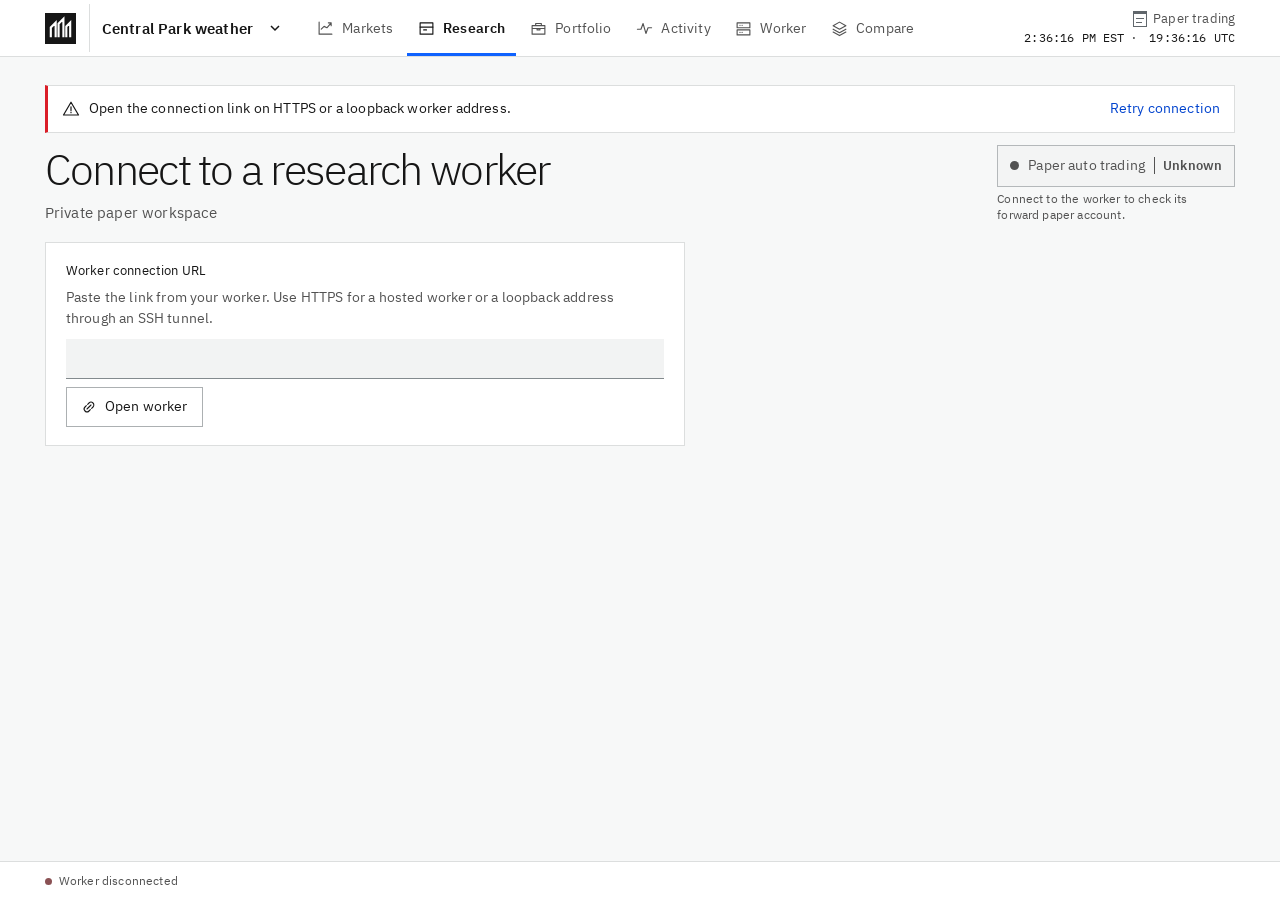
<file: ui/index.html>
<!doctype html>
<html lang="en" data-type="software">
<head>
  <meta charset="utf-8">
  <meta name="viewport" content="width=device-width, initial-scale=1">
  <meta name="description" content="Track private Bitcoin and Central Park weather paper trials in Prediction Market Bot.">
  <meta name="robots" content="noindex,nofollow">
  <meta name="referrer" content="no-referrer">
  <meta name="theme-color" content="#ffffff">
  <title>Research inbox · Prediction Market Bot</title>
  <link rel="icon" href="./mark.svg" type="image/svg+xml">
  <link rel="stylesheet" href="./styles.css">
  <script type="module" src="./app.js"></script>
</head>
<body>
  <a class="skip" href="#main">Skip to workspace</a>
  <header class="topbar">
    <div class="top-inner">
      <div class="brand">
        <img src="./mark.svg" alt="Prediction Market Bot" width="32" height="32">
        <label class="workspace-picker"><span class="sr-only">Trading workspace</span>
          <select id="strategy-desk">
            <option value="weather">Central Park weather</option>
            <option value="bitcoin">Bitcoin</option>
            <option value="options">Options · Coming soon</option>
          </select>
          <svg width="16" height="16" viewBox="0 0 16 16" aria-hidden="true"><path d="m4 6 4 4 4-4" fill="none" stroke="currentColor" stroke-width="1.5"/></svg>
        </label>
      </div>
      <nav id="navigation" aria-label="Workspace"></nav>
      <div class="paper-label">
        <span class="paper-mode-label"><span class="paper-icon" aria-hidden="true"></span>Paper trading</span>
        <div class="desk-clocks" aria-live="off">
          <time id="desk-clock" title="Display time zone · change in Worker settings"></time>
          <span id="utc-companion"><span class="clock-divider" aria-hidden="true"> · </span><time id="utc-clock" title="Coordinated Universal Time"></time></span>
        </div>
      </div>
    </div>
  </header>
  <main id="main" class="workspace" tabindex="-1">
    <div id="notices"></div>
    <div id="workspace"><h1>Research inbox</h1><p>Connecting to the research worker…</p></div>
    <noscript><p>Enable JavaScript to read the worker’s research and paper ledger.</p></noscript>
  </main>
  <footer id="statusbar" class="statusbar"></footer>
  <div id="announcement" role="status" class="sr-only"></div>
</body>
</html>
</file>
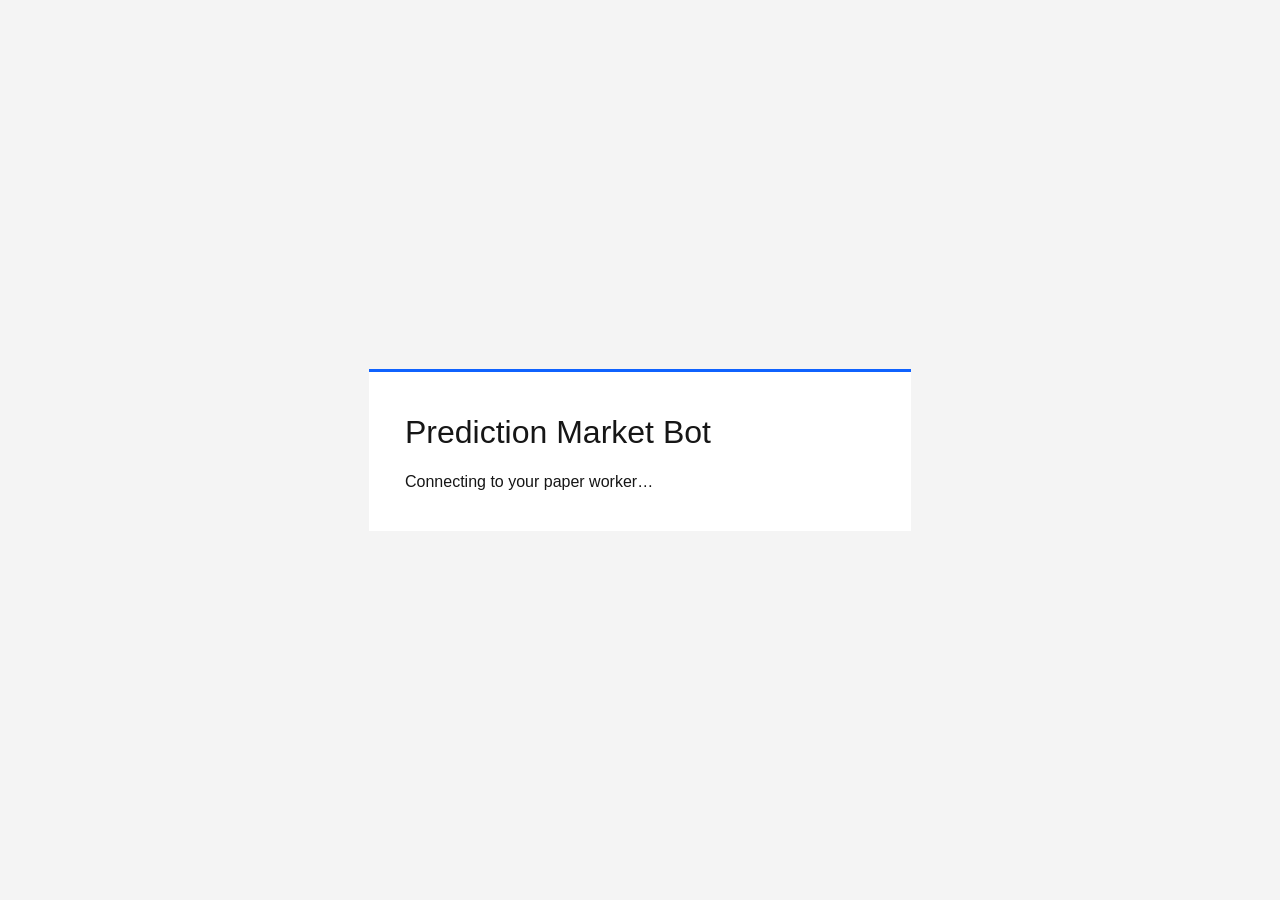
<file: desktop/bootstrap/index.html>
<!doctype html>
<html lang="en"><meta charset="utf-8"><meta name="viewport" content="width=device-width"><title>Prediction Market Bot</title>
<style>body{font:16px/1.55 -apple-system,BlinkMacSystemFont,"Segoe UI",sans-serif;color:#161616;background:#f4f4f4;margin:0;min-height:100vh;display:grid;place-content:center}main{background:white;padding:36px;width:min(470px,75vw);border-top:3px solid #0f62fe}h1{font-weight:400;margin:0 0 12px}p{margin:0;overflow-wrap:anywhere}</style>
<main><h1>Prediction Market Bot</h1><p id="status" role="status">Connecting to your paper worker…</p></main></html>
</file>
<file: ui/styles.css>
@import url("./market-chart.css");
@import url("./bitcoin.css");
@import url("./workspace.css");
@import url("./portfolio-chart.css");
@font-face{font-family:Plex;src:url("./fonts/IBMPlexSans-Regular-Latin1.woff2") format("woff2");font-weight:400;font-style:normal;font-display:swap}
@font-face{font-family:Plex;src:url("./fonts/IBMPlexSans-Light-Latin1.woff2") format("woff2");font-weight:300;font-style:normal;font-display:swap}
@font-face{font-family:Plex;src:url("./fonts/IBMPlexSans-SemiBold-Latin1.woff2") format("woff2");font-weight:600 700;font-style:normal;font-display:swap}
@font-face{font-family:"Plex Mono";src:url("./fonts/IBMPlexMono-Regular-Latin1.woff2") format("woff2");font-weight:400;font-style:normal;font-display:swap}
:root{
  color-scheme:light;--ink:#161616;--muted:#525252;--subtle:#62666a;--line:#dcdede;--soft:#f3f4f4;
  --ground:#f7f8f8;--blue:#0f62fe;--blue-deep:#0043ce;--blue-pale:#edf4ff;
  --green:#176237;--red:#a2191f;--amber:#765300;--mono:"Plex Mono","SFMono-Regular",Consolas,monospace;
  --edge:clamp(20px,3.5vw,56px);--wrap:1584px;
}
*{box-sizing:border-box}
html,body{margin:0;min-width:0;min-height:100%}
body{font:400 1rem/1.5 Plex,"Helvetica Neue",Arial,sans-serif;letter-spacing:.16px;color:var(--ink);background:var(--ground);display:flex;flex-direction:column;min-height:100vh;min-height:100dvh}
button,input,select{font:inherit;color:inherit;letter-spacing:inherit;border-radius:0}
button,select,input[type=checkbox],summary{cursor:pointer}
button{border:0;background:transparent}
button:disabled,input:disabled{cursor:default}
a{color:var(--blue-deep);text-underline-offset:3px;overflow-wrap:anywhere}
a:hover{color:#002d9c}
button:focus-visible,a:focus-visible,input:focus-visible,select:focus-visible,summary:focus-visible,[tabindex]:focus-visible{outline:2px solid var(--blue);outline-offset:2px}
h1:focus,h2:focus,main:focus{outline:none}
h1,h2,h3,h4,p,ol,ul,dl,dd{margin:0}
h1,h2,h3,h4{font-weight:400;letter-spacing:0}
b,strong{font-weight:600}
table{border-collapse:collapse;width:100%}
table th{font-weight:600;text-align:left}
.numeric,.series-code,.eyeline,.source-id,.time-cell,.instrument-id>span:last-child,.mini-log time,.footer-heartbeat time,.plot-axis{font-family:var(--mono);font-variant-numeric:tabular-nums;letter-spacing:-.025em}
.numeric{font-weight:400}
.icon{display:inline-block;vertical-align:middle;flex:none}
.sr-only{position:absolute!important;overflow:hidden;width:1px;height:1px;padding:0;margin:-1px;border:0;clip:rect(0,0,0,0);white-space:nowrap}
.skip{position:absolute;z-index:10;top:-8rem;left:var(--edge);padding:12px 18px;background:#fff;color:var(--blue-deep)}
.skip:focus{top:8px}
.topbar{background:#fff;border-bottom:1px solid var(--line)}
.top-inner,.status-inner{max-width:var(--wrap);margin:auto;padding:0 var(--edge);display:flex;align-items:center}
.top-inner{min-height:64px;gap:clamp(20px,4vw,68px)}
.brand{display:flex;align-items:center;flex:none;gap:10px;white-space:nowrap}
.brand img{width:31px;height:31px;display:block}
.brand-initials{font-weight:600;font-size:1.2rem;line-height:1;letter-spacing:-.055em}
.brand-name{border-left:1px solid #c9cbcb;margin-left:3px;padding-left:13px;font-size:.875rem;line-height:22px;letter-spacing:0}
#navigation{display:flex;height:64px;align-self:stretch;align-items:stretch;gap:3px}
#navigation button{padding:0 clamp(12px,1.35vw,22px);color:var(--muted);display:flex;align-items:center;justify-content:center;gap:8px;position:relative;font-size:.9rem}
#navigation button:hover,.detail-tabs button:hover{background:var(--soft);color:var(--ink)}
#navigation button[aria-current]{color:var(--ink);font-weight:600}
#navigation button[aria-current]::after,.detail-tabs button[aria-selected=true]::after{position:absolute;content:"";height:3px;background:var(--blue);bottom:0;left:0;right:0}
.paper-label{display:flex;gap:8px;align-items:center;margin-left:auto;white-space:nowrap;color:var(--muted);font-size:.8125rem}
.paper-icon{position:relative;width:14px;height:16px;border:1px solid #61676c;border-top:3px solid #61676c}
.paper-icon::before,.paper-icon::after{content:"";position:absolute;height:1px;background:#61676c;left:2px;right:2px;top:4px}
.paper-icon::after{top:8px;right:4px}
.workspace{width:100%;max-width:var(--wrap);margin:0 auto;padding:clamp(24px,3.1vw,48px) var(--edge) 36px;flex:1;min-width:0}
.page-head{display:flex;justify-content:space-between;align-items:center;gap:24px;margin-bottom:24px}
h1{font-size:clamp(2.25rem,3.35vw,3.6rem);font-weight:300;line-height:1.12;letter-spacing:-.04em}
.page-head p{color:var(--muted);font-size:.9375rem;margin-top:9px}
.context-divider{color:#858b8d;padding:0 5px}
.series-code{font-size:.81em;color:#444a4e}
.actions,.settings-actions{display:flex;flex-wrap:wrap;align-items:center;gap:8px}
.btn{display:inline-flex;align-items:center;justify-content:center;gap:8px;min-height:40px;padding:8px 14px;line-height:1.35;font-size:.875rem;white-space:normal;text-align:center;transition:background-color .13s,color .13s,border-color .13s}
.btn.secondary{background:#fff;border:1px solid #acb0b2}
.btn.secondary:hover{border-color:#6d7376;background:#f0f1f1}
.btn.primary{background:var(--blue);color:white;border:1px solid var(--blue)}
.btn.primary:hover{background:#0050e6;border-color:#0050e6}
.btn:active:not(:disabled){filter:brightness(.94)}
.btn:disabled{border-color:var(--line);color:#74797c;background:#e9eaea}
.btn.inline{padding:2px 0;min-height:28px;background:none;color:var(--blue-deep);text-align:left}
.btn.inline:hover{text-decoration:underline;text-underline-offset:3px}
.feed-band{min-height:42px;margin-bottom:20px;display:flex;gap:18px;align-items:center;justify-content:space-between;border-top:1px solid var(--line);border-bottom:1px solid var(--line);font-size:.8125rem;color:var(--muted)}
.feed-band>div{display:flex;align-items:center;gap:8px;min-width:0}
.feed-band strong{font-weight:600;color:var(--ink)}
.feed-dot{width:8px;height:8px;flex:none;background:#525b62}
.feed-dot.forward{background:var(--green);border-radius:50%}
.feed-sep{width:1px;height:12px;background:#c6c8c8;margin:0 2px}
.feed-band time{font-variant-numeric:tabular-nums}
.panel{background:white;border:1px solid var(--line);min-width:0}
.panel-head{display:flex;align-items:center;justify-content:space-between;flex-wrap:wrap;gap:8px 14px;padding:16px 20px;border-bottom:1px solid var(--line);min-height:60px}
h2{font-size:1.25rem;line-height:1.3;letter-spacing:-.025em}
h3{font-size:1.0625rem;line-height:1.4;letter-spacing:-.01em;font-weight:600}
h4{font-size:.96875rem;line-height:1.4}
.counter{display:inline-flex;align-items:center;justify-content:center;padding:1px 6px;min-width:22px;margin-left:5px;font:400 .75rem/1.4 var(--mono);letter-spacing:0;color:var(--muted);background:var(--soft);vertical-align:middle}
.filter{display:inline-flex;align-items:center;color:var(--muted);gap:4px;font-size:.8125rem;max-width:100%}
.filter select{border:0;background-color:transparent;color:var(--muted);min-height:28px;max-width:100%}
.inbox-grid{display:grid;grid-template-columns:minmax(0,.86fr) minmax(0,1.14fr);gap:20px;align-items:start}
.inbox-left,.page-panels{display:grid;align-content:start;gap:20px;min-width:0}
.contracts{table-layout:fixed;font-size:.875rem}
.contracts .num-col{text-align:right;width:30%;padding-right:10px}
.contracts .decision-col{width:24%;text-align:right}
.contracts th,.data-table thead th{background:#f2f3f3;color:#52575a;font-weight:400;font-size:.7625rem;line-height:1.3;padding:10px 12px;border-bottom:1px solid var(--line)}
.contracts th:first-child,.contracts td:first-child{padding-left:20px}
.contracts th:last-child,.contracts td:last-child{padding-right:20px}
.contracts td{padding:14px 9px;vertical-align:middle;border-bottom:1px solid #e8e9e9}
.contracts tbody tr:last-child td{border-bottom:0}
.contract-row{cursor:pointer;transition:background-color .12s}
.contract-row:hover{background:#f5f6f6}
.contract-row.selected{background:var(--blue-pale)}
.contract-row.selected td:first-child{box-shadow:inset 3px 0 0 var(--blue)}
.contract-link{display:inline-block;min-width:0;max-width:100%;text-align:left;padding:0;line-height:1.35}
.contract-name{font-size:1rem;font-weight:600;letter-spacing:-.01em;overflow-wrap:anywhere}
.contract-link:hover .contract-name{text-decoration:underline;text-underline-offset:3px}
.row-meta{color:var(--subtle);font-size:.735rem;line-height:1.45;margin-top:4px;overflow-wrap:anywhere}
.row-meta time{font-variant-numeric:tabular-nums}
.decision-badge{display:inline-flex;align-items:center;gap:6px;max-width:100%;padding:3px 7px;min-height:23px;font-weight:400;font-size:.76rem;white-space:nowrap;line-height:1.35;color:#42474a;background:#eceeee}
.decision-badge i{width:6px;height:6px;flex:none;background:currentColor}
.decision-badge.buy{background:#daf4e2;color:#176237}
.decision-badge.buy i{transform:rotate(45deg)}
.decision-badge.watch{background:#fff0c2;color:#735300}
.decision-badge.watch i{border-radius:50%}
.decision-badge.pass i{height:2px}
.decision-badge.held{background:#e3edff;color:#25416c}
.decision-badge.settled{background:#e8ebeb;color:#475557}
.decision-badge.settled i{transform:rotate(45deg);background:transparent;border:1px solid currentColor}
.mini-log,.timeline{list-style:none;padding:0}
.mini-log li{display:grid;grid-template-columns:24px minmax(0,1fr) auto;gap:10px;align-items:start;padding:13px 20px;border-bottom:1px solid #ededed}
.mini-log li:last-child{border:0}
.log-glyph{display:grid;place-content:center;width:24px;height:24px;color:#555e63;background:var(--soft);margin-top:1px}
.mini-log b{font-size:.85rem}
.mini-log p{font-size:.8125rem;line-height:1.45;color:var(--muted);overflow-wrap:anywhere}
.mini-log time{font-size:.7rem;color:var(--subtle);padding-top:3px}
.detail-head{padding:24px 24px 20px}
.instrument-id{display:flex;align-items:center;gap:8px;color:var(--muted);font-size:.74rem;line-height:1.4;overflow-wrap:anywhere}
.instrument-glyph{display:grid;place-items:center;width:25px;height:25px;background:#f0f1f1;color:#41494e}
#contract-title{font-size:clamp(1.45rem,2.08vw,2.1rem);font-weight:400;line-height:1.17;letter-spacing:-.04em;margin:10px 0 9px;overflow-wrap:anywhere;text-wrap:pretty}
.instrument-meta{display:flex;align-items:center;flex-wrap:wrap;gap:4px 0;color:var(--muted);font-size:.8125rem}
.instrument-meta span{display:inline-flex;align-items:center;gap:4px}
.instrument-meta span+span::before{content:"·";margin:0 5px;color:#757b7e}
.detail-tabs{display:flex;align-items:stretch;gap:2px;border-top:1px solid #e9eaea;border-bottom:1px solid var(--line);padding:0 14px;min-width:0}
.detail-tabs button{font-size:.875rem;padding:12px 11px;min-height:42px;color:var(--muted);position:relative;white-space:nowrap}
.detail-tabs button[aria-selected=true]{color:var(--ink);font-weight:600}
.detail-tabs button span{font:400 .7rem var(--mono);padding-left:2px;color:var(--subtle)}
.detail-content{padding:20px 24px 16px;min-width:0}
.section-line{display:flex;align-items:center;justify-content:space-between;flex-wrap:wrap;gap:5px 12px}
.section-line>span,.small-note,.secondary-copy,.compact-empty{color:var(--muted);font-size:.8125rem;line-height:1.5}
.section-line>.decision-badge{font-size:.76rem}
.verdict h3{font-weight:600}
.verdict p,.rule-text{font-size:.928rem;line-height:1.5;color:#373b3e;margin-top:8px;overflow-wrap:anywhere;white-space:pre-line}
.metrics-strip,.account-strip{display:grid;grid-template-columns:repeat(3,minmax(0,1fr));margin:18px 0 20px;padding:14px 0;border-block:1px solid var(--line);font-variant-numeric:tabular-nums}
.metrics-strip>div,.account-strip>div{min-width:0;padding:0 14px;border-right:1px solid var(--line)}
.metrics-strip>div:first-child,.account-strip>div:first-child{padding-left:0}
.metrics-strip>div:last-child,.account-strip>div:last-child{border-right:0}
.metrics-strip dt,.account-strip dt,.field-list dt,.budget-line dt,.source-dates dt{color:var(--muted);font-size:.7875rem}
.metrics-strip dd,.account-strip dd{font-size:clamp(1.3rem,2vw,1.9rem);line-height:1.2;font-weight:400;letter-spacing:-.045em;margin-top:5px;overflow-wrap:anywhere}
.positive{color:var(--green)}
.negative{color:var(--red)}
.forecast-block{padding-bottom:14px}
.range-label{font-variant-numeric:tabular-nums}
.plot{margin-top:12px}
.plot-row,.plot-axis{display:grid;grid-template-columns:minmax(104px,1.05fr) minmax(40px,2.65fr) minmax(41px,.46fr);gap:10px;align-items:center}
.plot-row{min-height:28px}
.plot-name{font-size:.825rem;color:#404649}
.plot-value{text-align:right;font-size:.84rem}
.plot-track{overflow:visible;display:block}
.plot-grid{stroke:#e1e3e3;stroke-width:1}
.plot-fill{stroke:#666f74;stroke-width:5;stroke-linecap:butt}
.plot-point{fill:#4f585d}
.model .plot-fill,.model .cap{stroke:var(--blue)}
.model .plot-point{fill:var(--blue)}
.model .range{stroke:#a6c8ff;stroke-width:9}
.model .cap{stroke-width:1}
.climate .plot-fill{stroke:#b3b8ba}
.climate .plot-point{fill:#737b7e}
.plot-axis>div{display:flex;justify-content:space-between;position:relative}
.plot-axis>div span{width:0;display:flex;justify-content:center;white-space:nowrap}
.plot-axis{font-size:.625rem;color:#63696c;line-height:1.5;margin-top:2px}
.evidence-action{justify-content:flex-start;margin:6px 0 16px}
.evidence-action>span{font-size:.76rem}
.details-content h4{font-weight:600}
details{border-top:1px solid var(--line);margin-top:12px}
summary{padding:11px 1px 0;font-size:.875rem;color:var(--muted)}
summary:hover{color:var(--ink)}
details .field-list{margin-top:10px}
.field-list{font-size:.86rem}
.field-list>div{display:grid;grid-template-columns:minmax(110px,1fr) minmax(0,1.4fr);align-items:baseline;gap:5px 12px;padding:8px 0;border-bottom:1px solid #eceeee}
.field-list>div:last-child{border-bottom:none}
.field-list dd{color:#25282a;font-variant-numeric:tabular-nums;overflow-wrap:anywhere}
.field-list .field-note{grid-column:2;color:var(--muted);font-size:.77rem}
.timeline{margin:17px 0 24px}
.timeline li{position:relative;padding:0 0 19px 19px;border-left:1px solid #c6caca;margin-left:4px}
.timeline li:last-child{border-left-color:transparent;padding-bottom:0}
.timeline li>i{position:absolute;top:3px;left:-4.5px;width:8px;height:8px;background:white;border:2px solid #536166}
.timeline .eyeline{font-size:.72rem;color:var(--muted);display:flex;align-items:center;flex-wrap:wrap;gap:8px}
.timeline h4{font-weight:600;margin-top:4px}
.timeline h4 a,.analyst-note a{display:inline-flex;align-items:center;flex-wrap:wrap;gap:5px}
.timeline p,.analyst-note p,.settings-body>p,.connection-form>p{font-size:.875rem;color:var(--muted);line-height:1.5;overflow-wrap:anywhere}
.timeline p,.analyst-note p{margin-top:4px;white-space:pre-line}
.source-dates{display:flex;flex-wrap:wrap;gap:6px 14px;margin-top:8px}
.source-dates>div{min-width:0}
.source-dates dt{font-size:.68rem}
.source-dates dd{font-size:.72rem;overflow-wrap:anywhere}
.timeline .source-id{font-size:.69rem}
.warning-label{background:#fff0c2;color:#664700;padding:2px 5px;font:400 .75rem Plex,sans-serif}
.analyst-heading{border-top:1px solid var(--line);padding-top:16px;margin-bottom:8px}
.analyst-note{padding:12px 0;border-top:1px solid var(--line);margin-top:12px;font-size:.875rem}
.analyst-note time{font-size:.75rem;color:var(--muted)}
.analyst-note ul{padding-left:20px;margin-top:6px}
.book-grid,.two-panels,.worker-grid{display:grid;grid-template-columns:repeat(2,minmax(0,1fr));gap:20px;align-items:start}
.book-grid{gap:12px;margin:14px 0}
.book-grid section{border:1px solid var(--line)}
.book-grid h4{font-size:.85rem;padding:8px 12px;font-weight:600}
.book-grid .data-table{min-width:0}
.rule-text{margin:12px 0 16px}
.back-list{display:none}
.statusbar{border-top:1px solid var(--line);background:#fff;color:var(--muted);font-size:.75rem}
.status-inner{min-height:38px;gap:12px;flex-wrap:wrap}
.connection-status,.health-status{display:inline-flex;align-items:center;gap:7px}
.state-symbol{display:inline-block;width:7px;height:7px;flex:none;border-radius:50%;background:#777}
.state-symbol.connected{background:#19834a}
.state-symbol.late{background:#966300}
.state-symbol.offline{background:#8a5154}
.footer-mode{padding-left:12px;border-left:1px solid var(--line)}
.footer-heartbeat{margin-left:auto}
.footer-heartbeat time{font-size:.71rem;margin-left:4px}
.empty{padding:26px 20px 30px;color:var(--muted)}
.empty>.icon{color:#636d72;margin-bottom:6px}
.empty-title{font-size:1rem;color:var(--ink);font-weight:600;margin-bottom:3px}
.empty>p:last-child{font-size:.875rem;max-width:56ch}
.compact-empty{padding:14px 20px}
.notice,.inline-alert{display:flex;align-items:center;gap:9px;font-size:.875rem;padding:9px 14px;margin-bottom:12px;border:1px solid var(--line);background:white}
.notice>span{flex:1}
.notice.error{border-left:3px solid #da1e28}
.notice.warn,.inline-alert{border-left:3px solid #b27a00}
.notice.success{border-left:3px solid #248341}
.panel-body{padding:18px 20px}
.account-strip{grid-template-columns:repeat(4,minmax(0,1fr));background:#fff;padding:20px 24px;border:1px solid var(--line);margin:0 0 20px}
.account-strip dd{font-size:clamp(1.5rem,2.6vw,2.5rem);font-weight:300}
.data-table{font-size:.875rem;line-height:1.4}
.data-table th,.data-table td{padding:10px 14px;vertical-align:top;overflow-wrap:anywhere}
.data-table tbody th{font-weight:400}
.data-table tbody tr+tr{border-top:1px solid #e8eaea}
.data-table tr:last-child td{border-bottom:0}
.data-table .btn.inline{font-weight:600}
.data-table .align-right{text-align:right}
.data-table .time-cell{font-size:.75rem;white-space:nowrap}
.table-scroll{width:100%;overflow-x:auto}
.worker-grid{grid-template-columns:minmax(0,.85fr) minmax(0,1.15fr)}
.health-status{font-weight:600;margin:0 0 12px;font-size:.925rem}
.source-summary,.source-heading{font-size:.825rem;color:var(--muted);margin-top:10px}
.mode-choices{display:grid;grid-template-columns:repeat(2,minmax(0,1fr));gap:8px}
.mode-choice{display:flex;align-items:flex-start;gap:9px;border:1px solid var(--line);padding:12px;text-align:left;line-height:1.4}
.mode-choice[aria-pressed=true]{border-color:#6a8cc6;background:#f1f6ff}
.mode-choice:hover:not(:disabled){border-color:#788185}
.mode-choice small{display:block;font-size:.8rem;color:var(--muted);margin-top:3px}
.mode-choice b{font-size:.9rem}
.radio-mark{border:1px solid #777;width:13px;height:13px;flex:none;border-radius:50%;margin-top:3px}
.mode-choice[aria-pressed=true] .radio-mark{border:4px solid var(--blue);background:white}
.settings-actions{margin-top:14px}
.check-row{display:flex;align-items:flex-start;gap:8px;min-height:32px;margin-top:12px;font-size:.875rem;cursor:pointer}
input[type=checkbox]{width:16px;height:16px;flex:none;margin:3px 0;accent-color:var(--blue)}
.budget-line{display:flex;flex-wrap:wrap;gap:8px 16px;margin:16px 0 18px;padding:10px 0;border-block:1px solid var(--line)}
.budget-line dd{font-size:1rem;font-variant-numeric:tabular-nums}
.connection-panel{max-width:40rem}
.connection-form label,.form-fields label,.provider-picker>label{display:block;font-size:.8125rem;color:var(--ink)}
.connection-form>p{margin:6px 0 10px}
input:not([type=checkbox]),.provider-picker>select{width:100%;min-height:40px;border:0;border-bottom:1px solid #838a8d;padding:8px 12px;background:#f2f3f3;font-size:.9rem}
input:not([type=checkbox]):focus{background:#fafafa;border-bottom-color:var(--blue)}
input[aria-invalid=true]{border-bottom-color:var(--red)}
.connection-form .field-error{color:var(--red);font-size:.82rem}
.connection-form .field-error:empty{margin:8px 0 0}
.provider-picker{display:grid;grid-template-columns:minmax(0,1fr) auto;align-items:end;gap:4px 10px;margin:0 0 12px}
.provider-picker>label{grid-column:1/-1}
.provider-picker .small-note{align-self:center}
.provider-form{padding:12px;border:1px solid var(--line)}
.form-fields{display:grid;grid-template-columns:repeat(2,minmax(0,1fr));gap:10px}
.form-fields input{display:block;margin-top:4px}
.form-fields .full{grid-column:1/-1}
.auto-check{border-top:1px solid var(--line);padding-top:12px;margin-top:16px}
@media(min-width:1450px){
  .detail-head{padding:28px 28px 22px}.detail-content{padding:22px 28px 18px}
  .inbox-grid{grid-template-columns:minmax(0,.85fr) minmax(0,1.15fr);gap:24px}
}
@media(max-width:1100px){
  :root{--edge:24px}.top-inner{gap:22px}.brand-name{display:none}
  .inbox-grid{grid-template-columns:minmax(0,.86fr) minmax(0,1.14fr);gap:14px}
  .panel-head{padding:13px 14px}.detail-head,.detail-content{padding-left:18px;padding-right:18px}
  .detail-tabs{padding:0 7px}.detail-tabs button{padding-inline:9px}
  .contracts th:first-child,.contracts td:first-child{padding-left:12px}
  .contracts th:last-child,.contracts td:last-child{padding-right:12px}
  .contracts .decision-col{width:25%}.contracts th,.contracts td{padding-inline:6px}
  .mini-log li{padding-inline:14px}.worker-grid{gap:14px}
}
@media(max-width:879px){
  .inbox-grid{display:block}.inbox-grid .detail-panel{display:none}.inbox-grid.show-detail .inbox-left{display:none}.inbox-grid.show-detail .detail-panel{display:block}
  .back-list.btn{display:inline-flex;margin:0 0 12px}
  .top-inner{gap:12px}#navigation{gap:0}#navigation button{padding:0 12px}
  .contracts .num-col{width:30%}.contracts .decision-col{width:23%}
  .inbox-left{gap:16px}.worker-grid{grid-template-columns:minmax(0,1fr)}
  .page-head{gap:14px}.actions{justify-content:flex-end}
  .contracts .contract-name{font-size:1.05rem}
  .detail-content{padding:20px 22px}.detail-head{padding:18px 22px}
}
@media(max-width:674px){
  :root{--edge:16px}
  .top-inner{display:grid;grid-template-columns:minmax(0,1fr) auto;gap:0;padding:0}
  .brand{padding:0 var(--edge);height:48px;gap:8px}.brand img{width:24px;height:24px}.brand-initials{font-size:1.05rem}
  .brand-name{display:inline-block;font-size:.8rem;line-height:16px;padding-left:8px;margin-left:0}
  .paper-label{grid-column:2;grid-row:1;margin-right:var(--edge);font-size:.74rem;gap:5px}.paper-icon{width:11px;height:13px}
  #navigation{grid-column:1/-1;grid-row:2;display:grid;grid-template-columns:repeat(4,minmax(0,1fr));height:48px;border-top:1px solid var(--line)}
  #navigation button{gap:5px;padding:0 3px;font-size:.79rem}#navigation .icon{width:15px;height:15px}
  .workspace{padding-top:22px;padding-bottom:24px}
  .page-head{align-items:stretch;gap:13px;flex-direction:column;margin-bottom:16px}
  h1{font-size:2.3rem}.page-head p{font-size:.86rem;margin-top:5px}
  .actions{justify-content:flex-start}.actions .btn{min-height:44px}
  .feed-band{align-items:flex-start;gap:5px;flex-direction:column;justify-content:center;padding:8px 0;font-size:.76rem;margin-bottom:12px}
  .feed-band>div{min-height:17px;gap:6px}
  .inbox-left,.page-panels,.two-panels,.worker-grid{gap:12px}
  .two-panels{grid-template-columns:minmax(0,1fr)}
  .panel-head{min-height:48px;padding:8px 12px}.panel-head h2{font-size:1.14rem}
  .contracts th:first-child,.contracts td:first-child{padding-left:10px}
  .contracts th:last-child,.contracts td:last-child{padding-right:10px}
  .contract-link{min-height:30px}.contracts td{padding-block:8px}
  .decision-badge{font-size:.715rem;padding:3px 5px;gap:4px}
  .filter select{min-height:44px}.btn{min-height:44px}.btn.inline{min-height:44px}
  .detail-head,.detail-content{padding:15px}.detail-tabs{padding:0 5px;gap:0}
  .detail-tabs button{min-height:48px;padding-inline:8px;font-size:.8rem}
  .metrics-strip{margin:14px 0;padding:12px 0}.metrics-strip>div{padding:0 8px}
  .metrics-strip dt,.account-strip dt{font-size:.72rem}
  .range-label{font-size:.74rem!important}
  .plot-row,.plot-axis{grid-template-columns:minmax(88px,1fr) minmax(40px,1.6fr) minmax(36px,.4fr);gap:8px}
  .plot-name{font-size:.77rem}.plot-value{font-size:.77rem}
  .instrument-meta{font-size:.77rem}
  .account-strip{grid-template-columns:repeat(2,minmax(0,1fr));gap:12px 0;padding:14px}
  .account-strip>div:nth-child(2){border:0}.account-strip>div:nth-child(3){padding-left:0}
  .data-table{font-size:.8rem}.data-table td,.data-table th{padding:8px}.table-scroll .data-table{min-width:450px}
  .panel-body{padding:14px}.mode-choices,.form-fields{grid-template-columns:minmax(0,1fr)}
  .mode-choice{min-height:48px}.field-list>div{grid-template-columns:minmax(94px,.75fr) minmax(0,1.25fr)}
  .status-inner{padding-block:6px;min-height:36px;gap:4px 9px}.footer-heartbeat{width:100%;margin-left:0}
  .source-dates{gap:6px 10px}.notice,.inline-alert{align-items:flex-start;gap:8px;padding:10px;font-size:.8rem}
  .notice>.icon{margin-top:4px}.notice .btn{align-self:center;min-height:32px}
}
@media(max-width:380px){
  :root{--edge:12px}.brand-name{display:none}
  .contracts .num-col{width:31%}.contracts .decision-col{width:26%}
  .contract-name{font-size:.93rem!important}.decision-badge{gap:3px}.decision-badge i{width:5px;height:5px}
  .detail-head,.detail-content{padding:12px}.detail-tabs button{padding-inline:6px}
  .instrument-meta span+span::before{margin:0 3px}.mini-log li{padding:10px 12px}
}
@media(prefers-reduced-motion:reduce){*,*::before,*::after{scroll-behavior:auto!important;transition:none!important;animation:none!important}}
@media(forced-colors:active){.decision-badge i,.state-symbol,.feed-dot{border:1px solid CanvasText}.contract-row.selected td:first-child{border-left:3px solid Highlight}.plot-track{forced-color-adjust:none}}
.replay-intro{display:flex;align-items:flex-start;gap:10px;padding:14px 20px;font-size:.88rem}
.replay-intro p,.public-reports p{font-size:.8125rem;color:var(--muted);margin-top:2px}
.replay-table th:first-child,.replay-table td:first-child{padding-left:20px}
.replay-table th:last-child,.replay-table td:last-child{text-align:right;padding-right:20px}
.replay-table th,.replay-table td{padding:9px 7px;vertical-align:middle}
.replay-table td{font-size:.8125rem}
.settlement-fields,.settlement-wait{margin:8px 0 20px}
.settlement-wait{font-size:.9rem;color:var(--muted)}
.public-reports{list-style:none;padding:0}
.public-reports li{padding:12px 20px;border-bottom:1px solid var(--line)}
.public-reports li:last-child{border:0}
.public-reports b{font-size:.9rem}
.public-reports small{display:block;font-size:.72rem;color:var(--muted);margin-top:4px}
.public-reports a .icon{margin-left:4px}
@media(max-width:674px){
  .replay-intro{padding:10px 12px}.replay-table th:first-child,.replay-table td:first-child{padding-left:10px}
  .replay-table th:last-child,.replay-table td:last-child{padding-right:10px}
}
.detail-top{display:flex;align-items:center;justify-content:space-between;gap:8px 16px;flex-wrap:wrap}
.detail-top .btn{min-height:34px;padding:6px 12px;font-size:.8125rem}
.budget-note{margin:-3px 0 16px}
@media(min-width:880px){
  .top-inner,#navigation{min-height:56px;height:56px}
  .workspace{padding-top:clamp(24px,2.15vw,34px)}
  .page-head{margin-bottom:18px}
  .feed-band{min-height:36px;margin-bottom:16px}
  .panel-head{min-height:51px;padding-block:10px}
  .contracts td{padding-block:10px}
  .detail-head{padding-top:17px;padding-bottom:16px}
  .replay-intro{padding-block:8px}
}
@media(max-width:674px){
  .detail-top .btn{min-height:44px}
}
@media(max-width:440px){
  .detail-top{align-items:flex-start;flex-direction:column}
}
.contract-table-wrap,.comparison-scroll{max-width:100%;overflow-x:auto}
.contracts,.replay-table{min-width:18rem}
.detail-tabs{flex-wrap:wrap}
.detail-tabs button{max-width:100%;white-space:normal}
.topbar{container-type:inline-size}
@container (max-width:76rem){
  .top-inner{display:grid;grid-template-columns:minmax(0,1fr) auto;height:auto;row-gap:0;padding:0}
  .brand{height:48px;padding:0 var(--edge);min-width:0}
  .paper-label{grid-column:2;grid-row:1;margin-right:var(--edge)}
  #navigation{grid-row:2;grid-column:1/-1;display:grid;grid-template-columns:repeat(auto-fit,minmax(min(100%,4.8rem),1fr));height:auto;min-height:48px;gap:0;border-top:1px solid var(--line)}
  #navigation button{min-width:0;min-height:48px;white-space:normal;overflow-wrap:anywhere;padding:3px 4px;gap:4px}
}
@container (max-width:25rem){.brand-name{display:none}}
@container (max-width:17rem){.paper-label{white-space:normal}}
.workspace,.detail-content{container-type:inline-size}
@container (max-width:16rem){
  .metrics-strip,.account-strip{display:block}
  .metrics-strip>div,.account-strip>div{display:flex;align-items:baseline;justify-content:space-between;gap:8px;border:0;padding:4px 0}
  .metrics-strip dt,.account-strip dt,.field-list dt{overflow-wrap:anywhere}
  .metrics-strip dd,.account-strip dd{margin:0;text-align:right}
  .plot-row{grid-template-columns:minmax(0,1fr) auto;gap:0 8px;margin:8px 0}
  .plot-name{grid-area:1/1}.plot-value{grid-area:1/2}
  .plot-track{grid-row:2;grid-column:1/-1}
  .plot-axis{display:block;margin-inline:9px}
  .plot-axis>span{display:none}
  .field-list>div,.book-grid{grid-template-columns:minmax(0,1fr)}
  .field-list .field-note{grid-column:1}
}
.markets-grid{display:grid;grid-template-columns:minmax(0,.82fr) minmax(0,1.18fr);gap:20px;align-items:start}
.market-list-scroll{overflow-x:auto;max-width:100%}
.quote-table{min-width:19rem;font-size:.875rem;font-variant-numeric:tabular-nums}
.quote-table th,.quote-table td{padding:10px 9px;text-align:right;border-bottom:1px solid #e7e9e9}
.quote-table th:first-child,.quote-table td:first-child{text-align:left;padding-left:18px}
.quote-table th:last-child,.quote-table td:last-child{padding-right:18px}
.quote-table thead th{background:#f2f3f3;color:var(--muted);font-size:.76rem;font-weight:400;white-space:nowrap}
.quote-table .quote-group th{color:var(--muted);font-size:.76rem;font-weight:600;line-height:1.4;padding-block:6px;background:#fafbfb}
.quote-table td{font-size:.82rem;white-space:nowrap}
.quote-table tbody:last-child tr:last-child>*{border-bottom:0}
.quote-row{cursor:pointer}
.quote-row:hover{background:#f5f6f6}
.quote-row.selected{background:var(--blue-pale)}
.quote-row.selected th{box-shadow:inset 3px 0 0 var(--blue)}
.quote-link{padding:1px 0;text-align:left;font-size:.9rem;font-weight:600;line-height:1.4;overflow-wrap:anywhere}
.quote-link:hover{text-decoration:underline;text-underline-offset:3px}
.market-detail-head{padding:16px 24px;border-bottom:1px solid var(--line)}
#quote-title{font-size:clamp(1.55rem,2.1vw,2.1rem);line-height:1.2;letter-spacing:-.035em;margin:10px 0 6px;overflow-wrap:anywhere}
.quote-contract-meta,.quote-as-of,.quote-close,.quote-last-check,.quote-status-note{color:var(--muted);font-size:.81rem}
.quote-contract-meta span{padding:0 4px}
.quote-body{padding:18px 24px;container-type:inline-size}
.quote-metrics{display:grid;grid-template-columns:repeat(3,minmax(0,1fr));margin:10px 0 0}
.quote-metrics>div{padding:3px 12px 3px 0;min-width:0}
.quote-metrics>div+div{border-left:1px solid var(--line);padding-left:14px}
.quote-metrics dt{font-size:.8rem;color:var(--muted)}
.quote-metrics dd{font-size:clamp(1.5rem,2.6vw,2.4rem);letter-spacing:-.04em;line-height:1.2;margin-top:2px;font-variant-numeric:tabular-nums}
.quote-metrics .quote-change{font-size:.73rem;font-weight:400;letter-spacing:0;line-height:1.45;margin-top:3px;color:var(--muted)}
.quote-as-of{margin:10px 0 16px;font-variant-numeric:tabular-nums;display:flex;align-items:center;gap:6px;flex-wrap:wrap}
.quote-history{padding-top:15px;border-top:1px solid var(--line)}
.history-window-bounds,.history-note,.history-sources{font-size:.78rem;color:var(--muted);line-height:1.45}
.history-window-bounds{margin-top:6px;font-variant-numeric:tabular-nums;overflow-wrap:anywhere}
.history-window-bounds strong{font-weight:600;color:var(--ink)}
.history-window-bounds span{margin:0 2px}
.history-ranges{display:flex;align-items:baseline;flex-wrap:wrap;gap:6px 22px;margin-top:12px}
.history-ranges>div{display:flex;gap:4px 8px;align-items:baseline;flex-wrap:wrap}
.history-ranges dt{font-size:.8rem;color:var(--muted)}
.history-ranges dd{font-size:1.08rem;font-weight:600;font-variant-numeric:tabular-nums}
.history-ranges small{font-size:.72rem;color:var(--muted);font-weight:400;margin-left:6px}
.history-sources{display:flex;flex-wrap:wrap;gap:3px 14px;margin-top:8px}
.history-sources>span{display:inline-flex;align-items:center;gap:5px}
.source-swatch{width:16px;height:0;border-top:3px solid var(--blue)}
.source-swatch.minute{border-top:3px dotted #626d72}
.history-note{margin-top:4px;overflow-wrap:anywhere}
.quote-window{display:inline-flex;flex-wrap:wrap;max-width:100%;gap:0;background:#fff;border:1px solid #b4b8ba}
.quote-window button{min-height:30px;padding:3px 10px;color:var(--muted);font-size:.78rem}
.quote-window button+button{border-left:1px solid #b4b8ba}
.quote-window button[aria-pressed=true]{background:#33393d;color:#fff}
.quote-window button:hover:not([aria-pressed=true]){background:var(--soft)}
.chart-key{display:flex;align-items:center;flex-wrap:wrap;gap:4px 14px;color:var(--muted);font-size:.77rem;margin:13px 0 10px}
.chart-key>span{display:inline-flex;align-items:center;gap:5px}
.chart-key i{width:19px;height:0;display:inline-block;border-top:2px solid var(--blue)}
.chart-key .key-ask{border-top:2px dashed #59646a}
.chart-key .chart-units{margin-left:auto}
.quote-plot{display:grid;grid-template-columns:2.6rem minmax(0,1fr);gap:2px 6px;padding:3px 6px 3px 0}
.quote-chart-empty{grid-column:1/-1;margin:10px 0;padding:24px 8px;text-align:center;background:var(--soft);color:var(--muted)}
.quote-source-track{grid-column:2;width:100%;height:6px;display:block;margin-top:3px}
.source-period{fill:none;stroke-width:3;stroke-linecap:round;vector-effect:non-scaling-stroke}
.source-period.poll{stroke:var(--blue)}
.source-period.minute{stroke:#626d72;stroke-dasharray:.1 4}
.quote-y-axis,.quote-drawing{display:block;width:100%;height:clamp(132px,13vw,160px);overflow:visible}
.quote-y-axis text,.quote-x-axis{font-family:var(--mono);font-size:.675rem;fill:var(--muted);color:var(--muted);font-variant-numeric:tabular-nums}
.quote-gridline{stroke:#dce0e1;stroke-width:1;vector-effect:non-scaling-stroke}
.quote-line,.quote-point{fill:none;vector-effect:non-scaling-stroke;stroke-linejoin:round}
.quote-line{stroke-width:2}
.quote-point{stroke-width:5;stroke-linecap:round}
.quote-line.bid,.quote-point.bid{stroke:var(--blue)}
.quote-line.ask,.quote-point.ask{stroke:#59646a}
.quote-line.ask{stroke-dasharray:6 4}
.quote-x-axis{grid-column:2;display:flex;justify-content:space-between}
.quote-x-axis.single{justify-content:center}
.quote-observations{margin-top:12px}
.quote-observations summary{min-height:34px}
.quote-cutoffs{display:flex;flex-wrap:wrap;gap:4px 16px;margin-top:12px;color:var(--muted);font-size:.75rem;font-variant-numeric:tabular-nums}
.quote-cutoffs dt{font-weight:600}
.quote-contract-meta .warning-label{margin-left:4px;padding:2px 5px}
.quote-last-check{margin-top:12px;display:flex;align-items:center;flex-wrap:wrap;gap:4px 8px}
.quote-last-check a .icon{margin-left:4px}
.quote-status-note{padding:8px 12px;border-left:2px solid #98a0a4;margin:0 0 12px}
.quote-empty .empty{padding:32px}
.back-market-list.btn{display:none}
.automation-control{border-top:1px solid var(--line);padding-top:12px;margin-top:14px}
.automation-control p{font-size:.875rem;color:var(--muted);margin:5px 0 9px}
.automation-control .section-line>span{font-weight:600}
.paper-switch-wrap{min-width:0;max-width:100%}
.paper-switch{display:inline-flex;align-items:center;text-align:left;gap:9px;min-height:42px;max-width:100%;padding:7px 12px;border:1px solid #b4b8ba;font-size:.9rem;line-height:1.3}
.paper-switch b{font-size:.82rem;font-weight:600;padding-left:8px;border-left:1px solid currentColor}
.paper-switch .paper-lamp{position:relative;display:block;flex:0 0 9px;width:9px;height:9px;border-radius:50%;background:currentColor}
.paper-switch.is-on{background:#edf4ff;color:#0043ce;border-color:#76a4fa}
.paper-switch.is-on:hover:enabled{background:#e0ecff;border-color:#0f62fe}
.paper-switch.is-on .paper-lamp{background:#0f62fe}
.paper-switch.is-on .paper-lamp::after{content:"";position:absolute;inset:-3px;border:1px solid #0f62fe;border-radius:50%;animation:paper-lamp-pulse 2.8s ease-in-out infinite}
.paper-switch.is-off{background:#fff1f1;color:#9a1d28;border-color:#d99a9e}
.paper-switch.is-off:hover:enabled{background:#ffe4e6;border-color:#b12b36}
.paper-switch.unknown{background:var(--soft);color:var(--muted)}
.paper-switch:disabled{cursor:default}
.paper-switch-hint{max-width:32ch;margin-top:4px;color:var(--muted);font-size:.75rem;line-height:1.4;overflow-wrap:anywhere}
.paper-switch-hint .btn.inline{font-size:inherit;min-height:24px}
@keyframes paper-lamp-pulse{0%,100%{opacity:.28;transform:scale(.8)}50%{opacity:1;transform:scale(1.18)}}
@media(prefers-reduced-motion:reduce){.paper-switch.is-on .paper-lamp::after{animation:none;opacity:.6}}
@media(forced-colors:active){.paper-switch .paper-lamp,.paper-switch.is-on .paper-lamp::after{border:1px solid ButtonText}.source-period{stroke:CanvasText!important}}
@media(min-width:880px) and (max-width:1100px){
  .markets-grid{grid-template-columns:minmax(0,.85fr) minmax(0,1.15fr);gap:14px}
  .quote-table th:first-child,.quote-table td:first-child{padding-left:10px}
  .quote-table th:last-child,.quote-table td:last-child{padding-right:10px}
  .quote-table th,.quote-table td{padding-inline:6px}
  .market-detail-head,.quote-body{padding-inline:16px}
}
@media(max-width:879px){
  .markets-grid{display:block}.markets-grid .market-detail{display:none}
  .markets-grid.show-quote-detail .market-list{display:none}.markets-grid.show-quote-detail .market-detail{display:block}
  .back-market-list.btn{display:inline-flex;margin-bottom:10px}
  .quote-link{min-height:32px}
}
@media(max-width:674px){
  .market-detail-head,.quote-body{padding:14px}
  .quote-table th,.quote-table td{padding:5px 6px}
  .quote-table th:first-child,.quote-table td:first-child{padding-left:10px}
  .quote-table th:last-child,.quote-table td:last-child{padding-right:10px}
  .quote-link,.quote-window button,.quote-observations summary,.paper-switch{min-height:44px}
  .quote-metrics>div{padding-right:6px}.quote-metrics>div+div{padding-left:8px}
  .chart-key{gap:4px 9px}
}
@container (max-width:25rem){
  .quote-metrics{grid-template-columns:repeat(2,minmax(0,1fr));gap:8px 0}
  .quote-metrics>div:last-child{border:0;padding-left:0}
  .chart-key .chart-units{margin-left:0}
}
@container (max-width:16rem){
  .quote-metrics{display:block}
  .quote-metrics>div+div{border:0;padding:4px 0}
  .quote-window button{padding-inline:6px}
  .quote-x-axis{flex-wrap:wrap;column-gap:6px}
  .quote-x-axis time:last-child{margin-left:auto}
  .quote-x-axis .midpoint{display:none}
}
@container (max-width:55rem){
  #navigation{grid-template-columns:repeat(auto-fit,minmax(min(100%,3.9rem),1fr))}
  #navigation button{flex-wrap:wrap;align-content:center}
}
@container (max-width:22rem){
  #navigation button{flex-direction:column;gap:1px;align-items:center}
}
@media(forced-colors:active){.quote-line.bid,.quote-point.bid,.quote-line.ask,.quote-point.ask{stroke:CanvasText}.quote-row.selected th{border-left:3px solid Highlight}}

.paper-label{flex-direction:column;align-items:flex-end;justify-content:center;gap:1px;line-height:1.35}
.paper-mode-label{display:inline-flex;align-items:center;gap:6px}
#desk-clock{font-family:var(--mono);font-size:.75rem;color:var(--ink);white-space:nowrap;font-variant-numeric:tabular-nums}
.zone-setting{display:grid;gap:6px;max-width:30rem}
.zone-setting select{width:100%;min-width:0;max-width:100%;padding:8px;background:white;border:1px solid var(--line)}
.btn.scan-in-progress .icon{animation:pmb-scan-turn 1.05s linear infinite;transform-origin:center;opacity:1}
@keyframes pmb-scan-turn{to{transform:rotate(360deg)}}
@media(prefers-reduced-motion:reduce){.btn.scan-in-progress .icon{animation:none}}
.activity-market{margin-bottom:18px}
.activity-market .panel-head{flex-wrap:wrap}
.activity-market .connection-status{font-size:.8rem}
.activity-facts{display:flex;flex-wrap:wrap;gap:12px 36px;padding:14px 18px 6px}
.activity-facts>div{display:grid;gap:2px;max-width:100%}
.activity-facts span,.activity-caption{font-size:.8rem;color:var(--muted)}
.activity-facts strong{font-size:.875rem;font-variant-numeric:tabular-nums}
.activity-caption{margin:6px 18px 12px}
.activity-changes h3{font-size:.93rem;font-weight:600;padding:8px 18px}
.activity-changes .table-scroll{max-height:18rem}
@container(max-width:25rem){.paper-label .paper-icon{display:none}#desk-clock{font-size:.65rem}}
</file>
